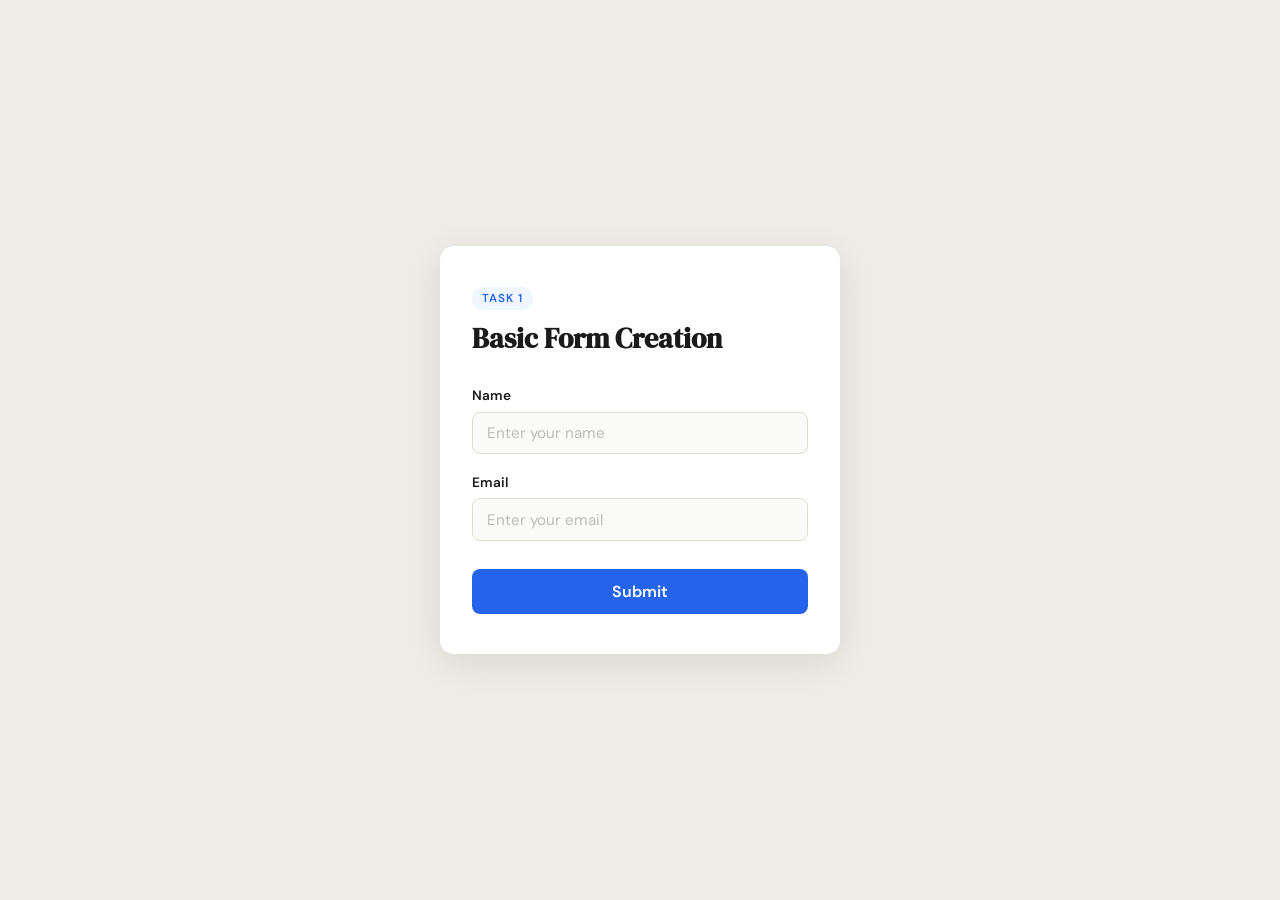
<file: src/main/webapp/Task 1/index.html>
<!DOCTYPE html>
<html lang="en">
<head>
    <meta charset="UTF-8" />
    <meta name="viewport" content="width=device-width, initial-scale=1.0"/>
    <title>Task 1 – Basic Form Creation</title>
    <link rel="stylesheet" href="style.css" />
    <link href="https://fonts.googleapis.com/css2?family=DM+Serif+Display&family=DM+Sans:wght@400;500;600&display=swap" rel="stylesheet"/>
</head>
<body>
<div class="card">
    <div class="card-header">
        <span class="tag">Task 1</span>
        <h1>Basic Form Creation</h1>
    </div>
    <form>
        <div class="field">
            <label for="name">Name</label>
            <input type="text" id="name" name="name" placeholder="Enter your name" required />
        </div>
        <div class="field">
            <label for="email">Email</label>
            <input type="email" id="email" name="email" placeholder="Enter your email" required />
        </div>
        <button type="submit">Submit</button>
    </form>
</div>
</body>
</html>
</file>
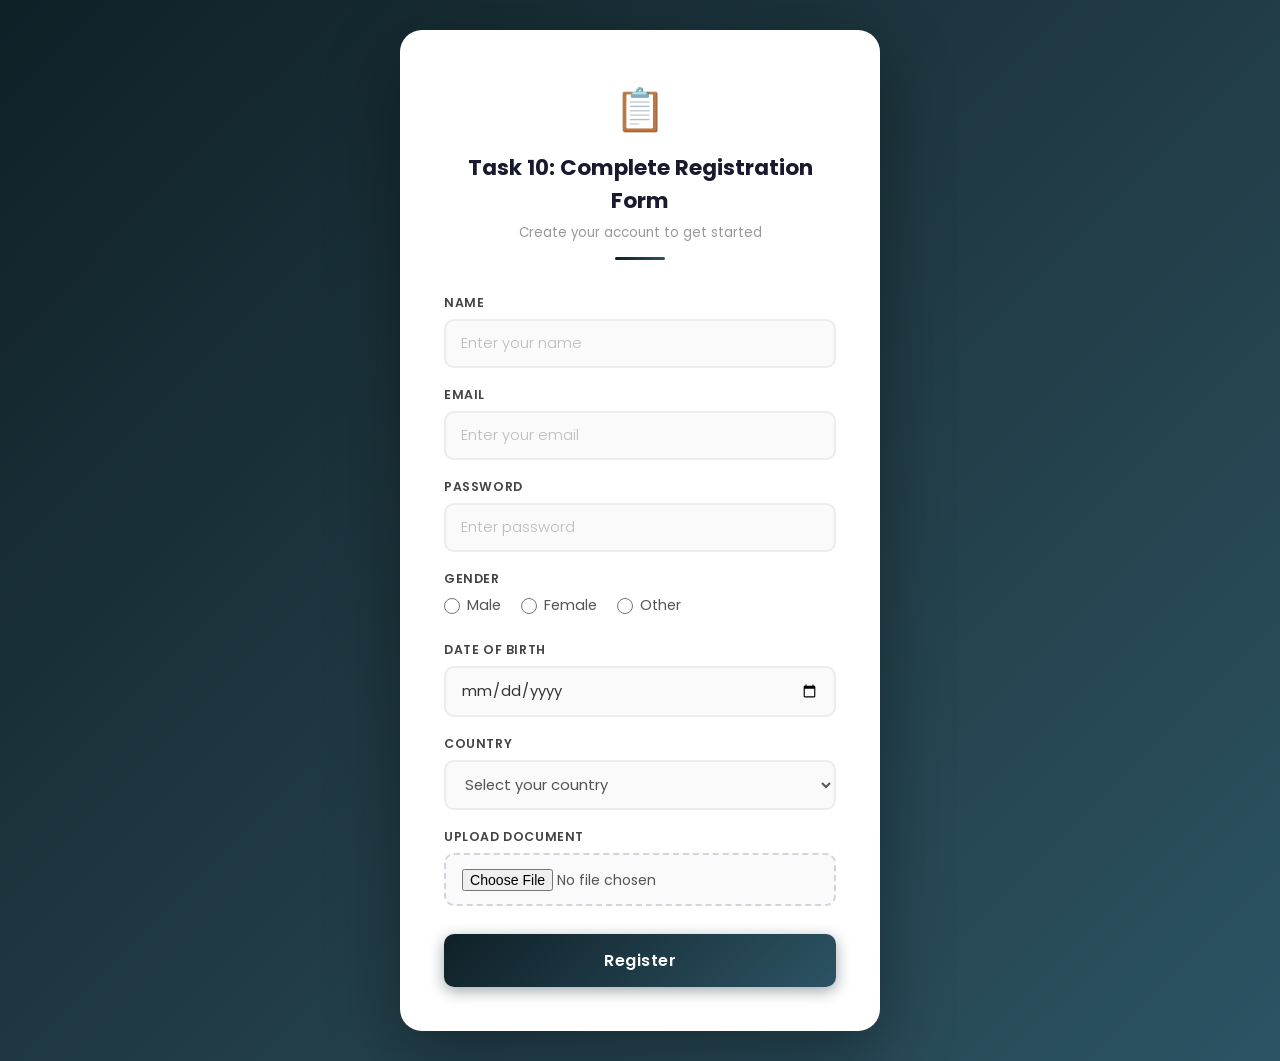
<file: src/main/webapp/Task 10/index.html>
<!DOCTYPE html>
<html lang="en">
<head>
    <meta charset="UTF-8" />
    <meta name="viewport" content="width=device-width, initial-scale=1.0"/>
    <title>Task 10: Complete Registration Form</title>
    <link rel="stylesheet" href="style.css" />
</head>
<body>
<div class="container">
    <div class="card">
        <div class="card-header">
            <div class="logo">📋</div>
            <h1>Task 10: Complete Registration Form</h1>
            <p class="subtitle">Create your account to get started</p>
        </div>

        <form>

            <div class="form-group">
                <label for="name">Name</label>
                <input type="text" id="name" name="name" placeholder="Enter your name" required />
            </div>

            <div class="form-group">
                <label for="email">Email</label>
                <input type="email" id="email" name="email" placeholder="Enter your email" required />
            </div>

            <div class="form-group">
                <label for="password">Password</label>
                <input type="password" id="password" name="password" placeholder="Enter password" required />
            </div>

            <div class="form-group">
                <label class="group-label">Gender</label>
                <div class="radio-row">
                    <label class="radio-label">
                        <input type="radio" name="gender" value="male" /> Male
                    </label>
                    <label class="radio-label">
                        <input type="radio" name="gender" value="female" /> Female
                    </label>
                    <label class="radio-label">
                        <input type="radio" name="gender" value="other" /> Other
                    </label>
                </div>
            </div>

            <div class="form-group">
                <label for="dob">Date of Birth</label>
                <input type="date" id="dob" name="dob" required />
            </div>

            <div class="form-group">
                <label for="country">Country</label>
                <select id="country" name="country" required>
                    <option value="" disabled selected>Select your country</option>
                    <option value="india">India</option>
                    <option value="usa">USA</option>
                    <option value="uk">UK</option>
                    <option value="australia">Australia</option>
                    <option value="canada">Canada</option>
                    <option value="germany">Germany</option>
                </select>
            </div>

            <div class="form-group">
                <label for="document">Upload Document</label>
                <div class="file-wrapper">
                    <input type="file" id="document" name="document" accept=".pdf,.doc,.docx,.jpg,.png" />
                </div>
            </div>

            <button type="submit" class="btn-register">Register</button>

        </form>
    </div>
</div>
</body>
</html>
</file>
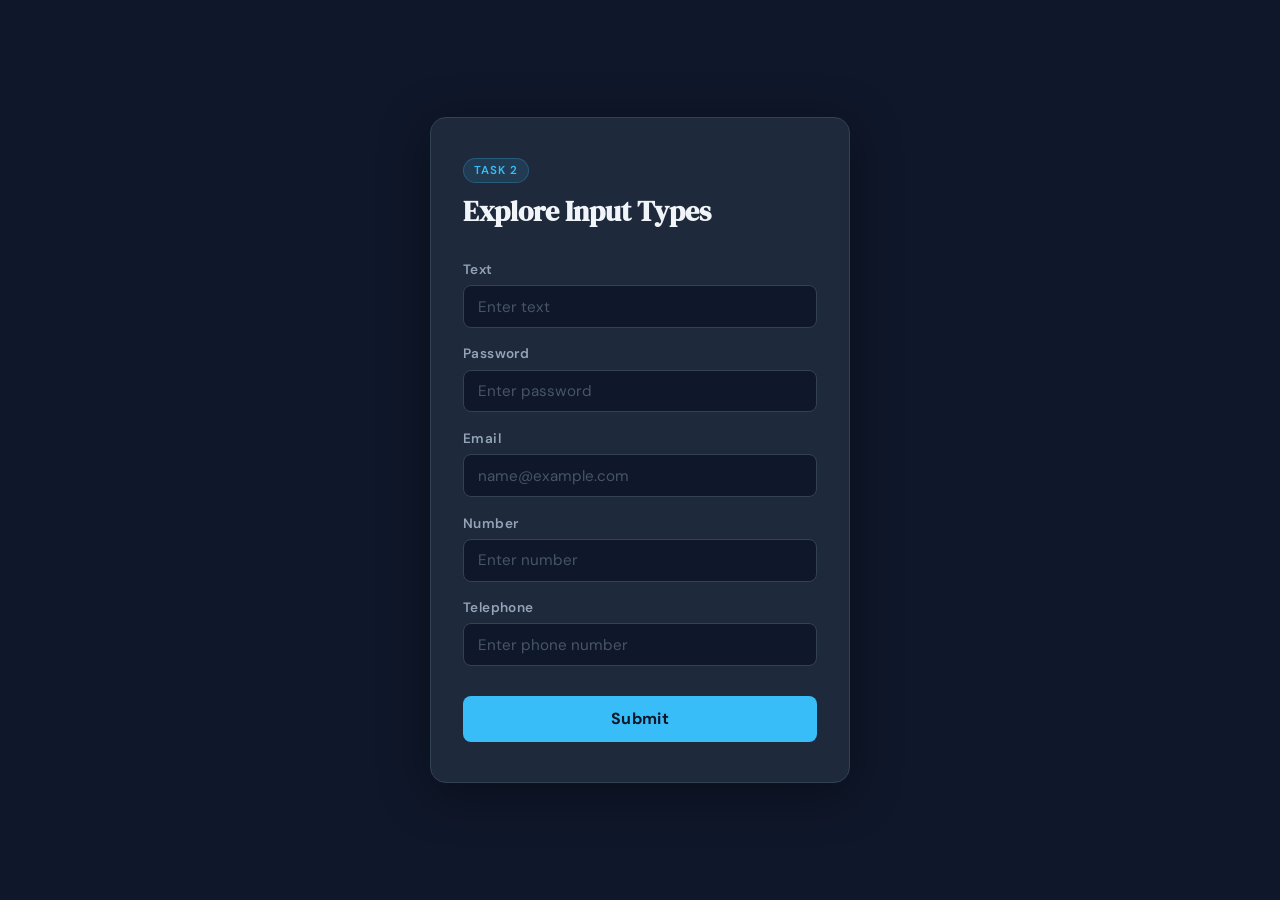
<file: src/main/webapp/Task 2/index.html>
<!DOCTYPE html>
<html lang="en">
<head>
    <meta charset="UTF-8" />
    <meta name="viewport" content="width=device-width, initial-scale=1.0"/>
    <title>Task 2 – Explore Input Types</title>
    <link rel="stylesheet" href="style.css" />
    <link href="https://fonts.googleapis.com/css2?family=DM+Serif+Display&family=DM+Sans:wght@400;500;600&display=swap" rel="stylesheet"/>
</head>
<body>
<div class="card">
    <div class="card-header">
        <span class="tag">Task 2</span>
        <h1>Explore Input Types</h1>
    </div>
    <form>
        <div class="field">
            <label for="t-text">Text</label>
            <input type="text" id="t-text" name="t-text" placeholder="Enter text" />
        </div>
        <div class="field">
            <label for="t-pass">Password</label>
            <input type="password" id="t-pass" name="t-pass" placeholder="Enter password" />
        </div>
        <div class="field">
            <label for="t-email">Email</label>
            <input type="email" id="t-email" name="t-email" placeholder="name@example.com" />
        </div>
        <div class="field">
            <label for="t-num">Number</label>
            <input type="number" id="t-num" name="t-num" placeholder="Enter number" />
        </div>
        <div class="field">
            <label for="t-tel">Telephone</label>
            <input type="tel" id="t-tel" name="t-tel" placeholder="Enter phone number" />
        </div>
        <button type="submit">Submit</button>
    </form>
</div>
</body>
</html>
</file>
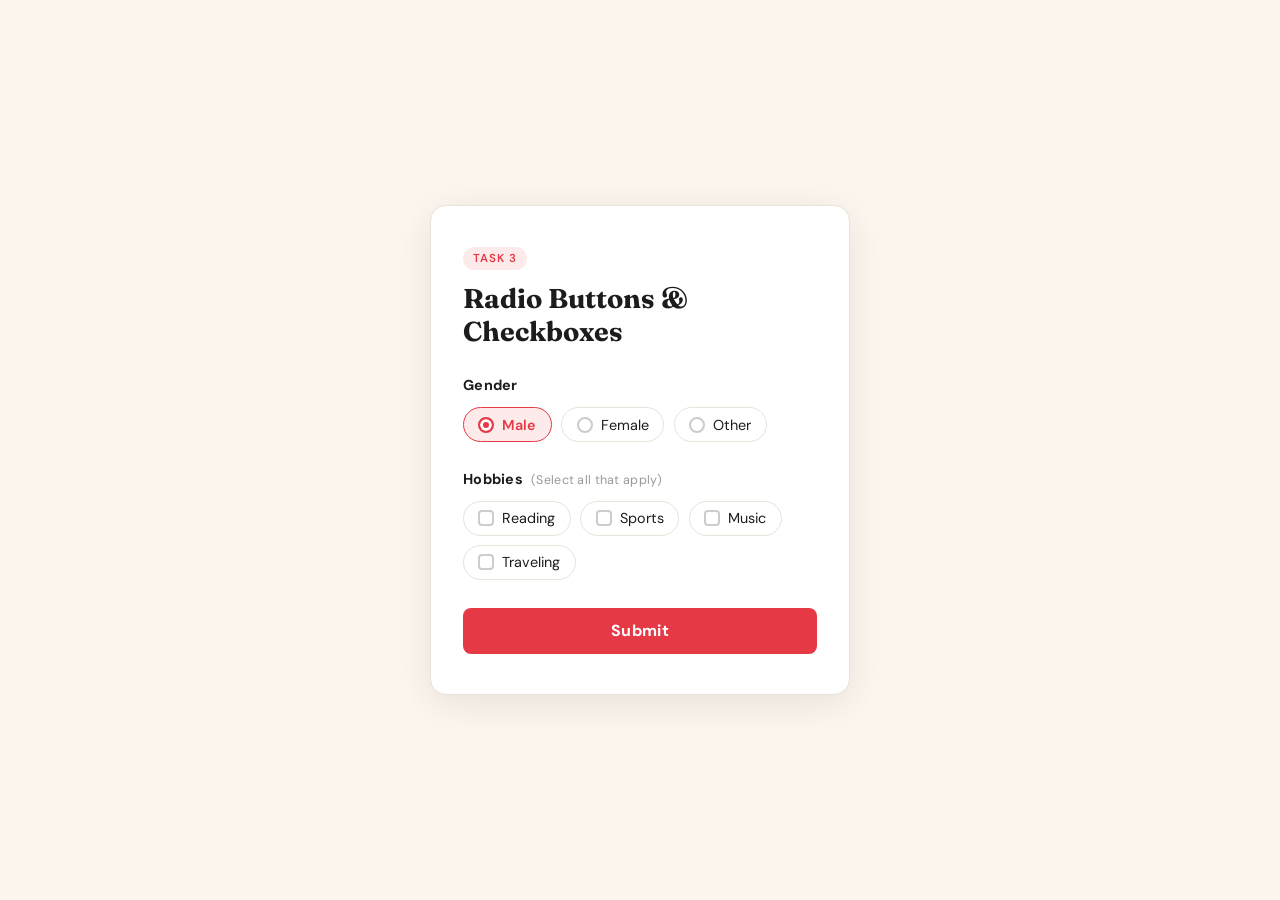
<file: src/main/webapp/Task 3/index.html>
<!DOCTYPE html>
<html lang="en">
<head>
    <meta charset="UTF-8" />
    <meta name="viewport" content="width=device-width, initial-scale=1.0"/>
    <title>Task 3 – Radio Buttons &amp; Checkboxes</title>
    <link rel="stylesheet" href="style.css" />
    <link href="https://fonts.googleapis.com/css2?family=Fraunces:wght@600;700&family=DM+Sans:wght@400;500;600&display=swap" rel="stylesheet"/>
</head>
<body>
<div class="card">
    <div class="card-header">
        <span class="tag">Task 3</span>
        <h1>Radio Buttons &amp; Checkboxes</h1>
    </div>
    <form>
        <fieldset>
            <legend>Gender</legend>
            <div class="radio-group">
                <label class="choice">
                    <input type="radio" name="gender" value="male" checked />
                    <span class="indicator"></span>
                    Male
                </label>
                <label class="choice">
                    <input type="radio" name="gender" value="female" />
                    <span class="indicator"></span>
                    Female
                </label>
                <label class="choice">
                    <input type="radio" name="gender" value="other" />
                    <span class="indicator"></span>
                    Other
                </label>
            </div>
        </fieldset>

        <fieldset>
            <legend>Hobbies <small>(Select all that apply)</small></legend>
            <div class="check-group">
                <label class="choice">
                    <input type="checkbox" name="hobby" value="reading" />
                    <span class="indicator"></span>
                    Reading
                </label>
                <label class="choice">
                    <input type="checkbox" name="hobby" value="sports" />
                    <span class="indicator"></span>
                    Sports
                </label>
                <label class="choice">
                    <input type="checkbox" name="hobby" value="music" />
                    <span class="indicator"></span>
                    Music
                </label>
                <label class="choice">
                    <input type="checkbox" name="hobby" value="traveling" />
                    <span class="indicator"></span>
                    Traveling
                </label>
            </div>
        </fieldset>

        <button type="submit">Submit</button>
    </form>
</div>
</body>
</html>
</file>
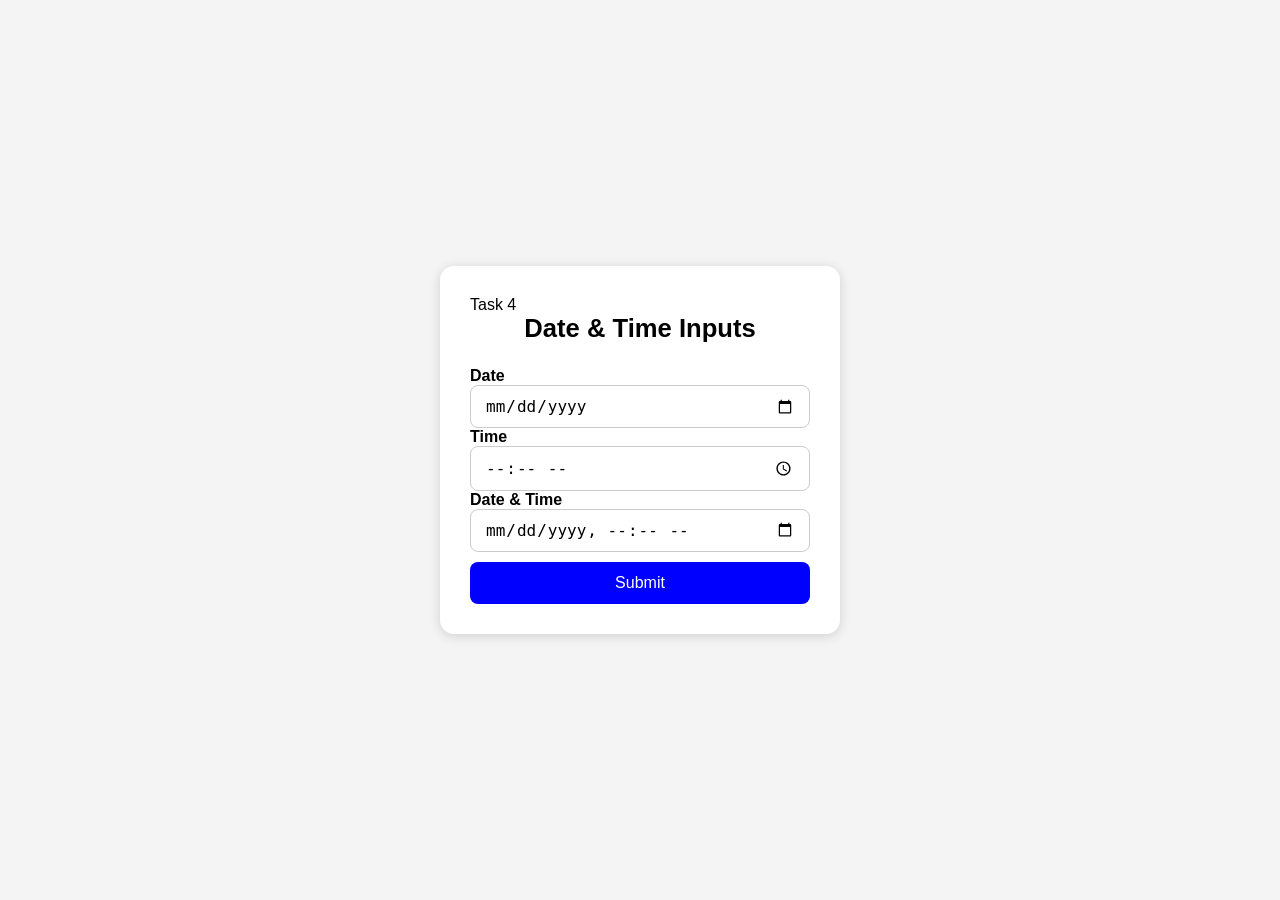
<file: src/main/webapp/Task 4/index.html>
<!DOCTYPE html>
<html lang="en">
<head>
    <meta charset="UTF-8" />
    <meta name="viewport" content="width=device-width, initial-scale=1.0"/>
    <title>Task 4 – Date &amp; Time Inputs</title>
    <link rel="stylesheet" href="style.css" />
    <link href="https://fonts.googleapis.com/css2?family=Space+Mono:wght@400;700&family=DM+Sans:wght@400;500;600&display=swap" rel="stylesheet"/>
</head>
<body>
<div class="card">
    <div class="card-header">
        <span class="tag">Task 4</span>
        <h1>Date &amp; Time Inputs</h1>
    </div>
    <form>
        <div class="field">
            <label for="t-date">Date</label>
            <input type="date" id="t-date" name="t-date" />
        </div>
        <div class="field">
            <label for="t-time">Time</label>
            <input type="time" id="t-time" name="t-time" />
        </div>
        <div class="field">
            <label for="t-dt">Date &amp; Time</label>
            <input type="datetime-local" id="t-dt" name="t-dt" />
        </div>
        <button type="submit">Submit</button>
    </form>
</div>
</body>
</html>
</file>
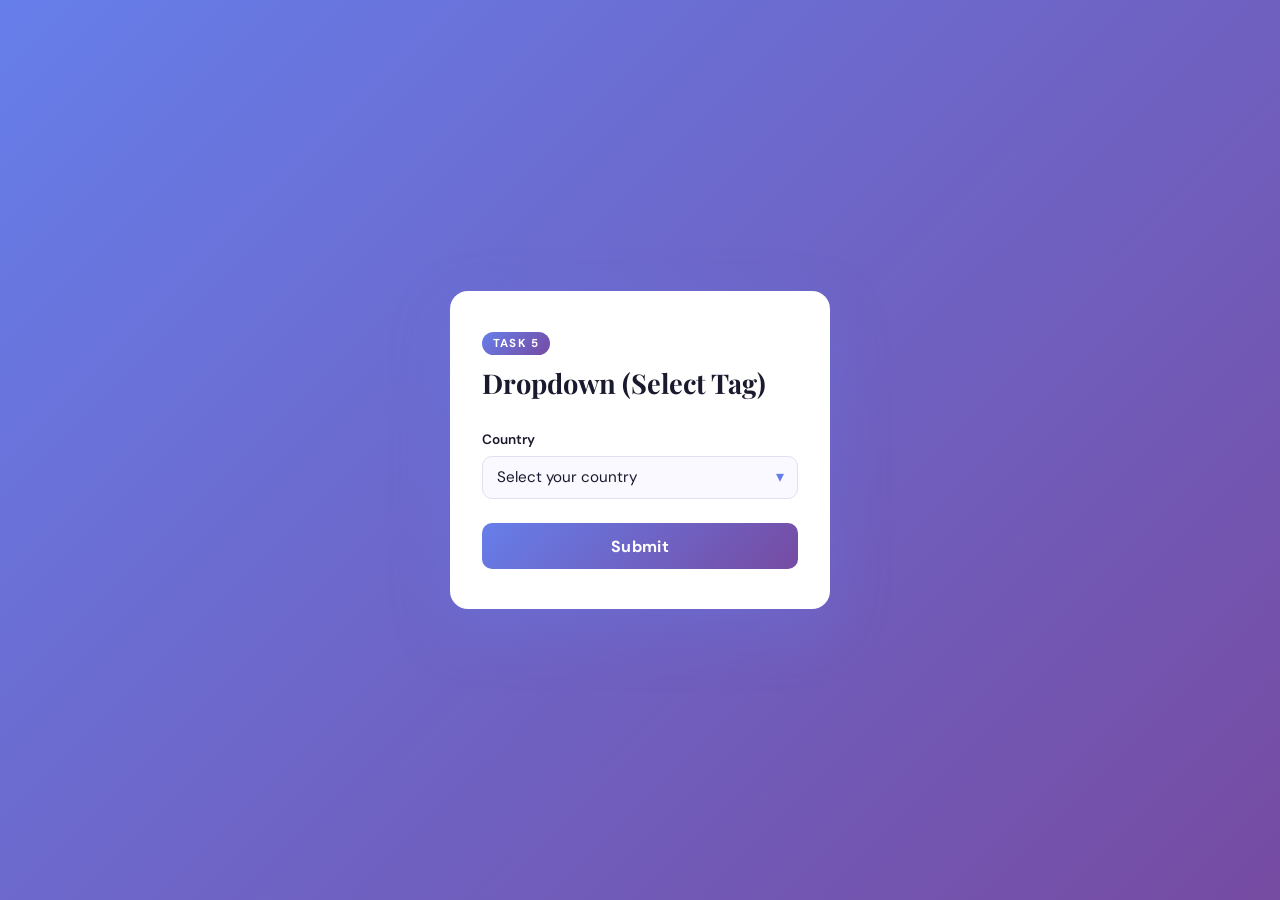
<file: src/main/webapp/Task 5/index.html>
<!DOCTYPE html>
<html lang="en">
<head>
    <meta charset="UTF-8" />
    <meta name="viewport" content="width=device-width, initial-scale=1.0"/>
    <title>Task 5 – Dropdown (Select Tag)</title>
    <link rel="stylesheet" href="style.css" />
    <link href="https://fonts.googleapis.com/css2?family=Playfair+Display:wght@600&family=DM+Sans:wght@400;500;600&display=swap" rel="stylesheet"/>
</head>
<body>
<div class="card">
    <div class="card-header">
        <span class="tag">Task 5</span>
        <h1>Dropdown (Select Tag)</h1>
    </div>
    <form>
        <div class="field">
            <label for="country">Country</label>
            <div class="select-wrap">
                <select id="country" name="country">
                    <option value="" disabled selected>Select your country</option>
                    <option value="india">India</option>
                    <option value="usa">USA</option>
                    <option value="uk">UK</option>
                    <option value="australia">Australia</option>
                </select>
                <span class="arrow">▾</span>
            </div>
        </div>
        <button type="submit">Submit</button>
    </form>
</div>
</body>
</html>
</file>
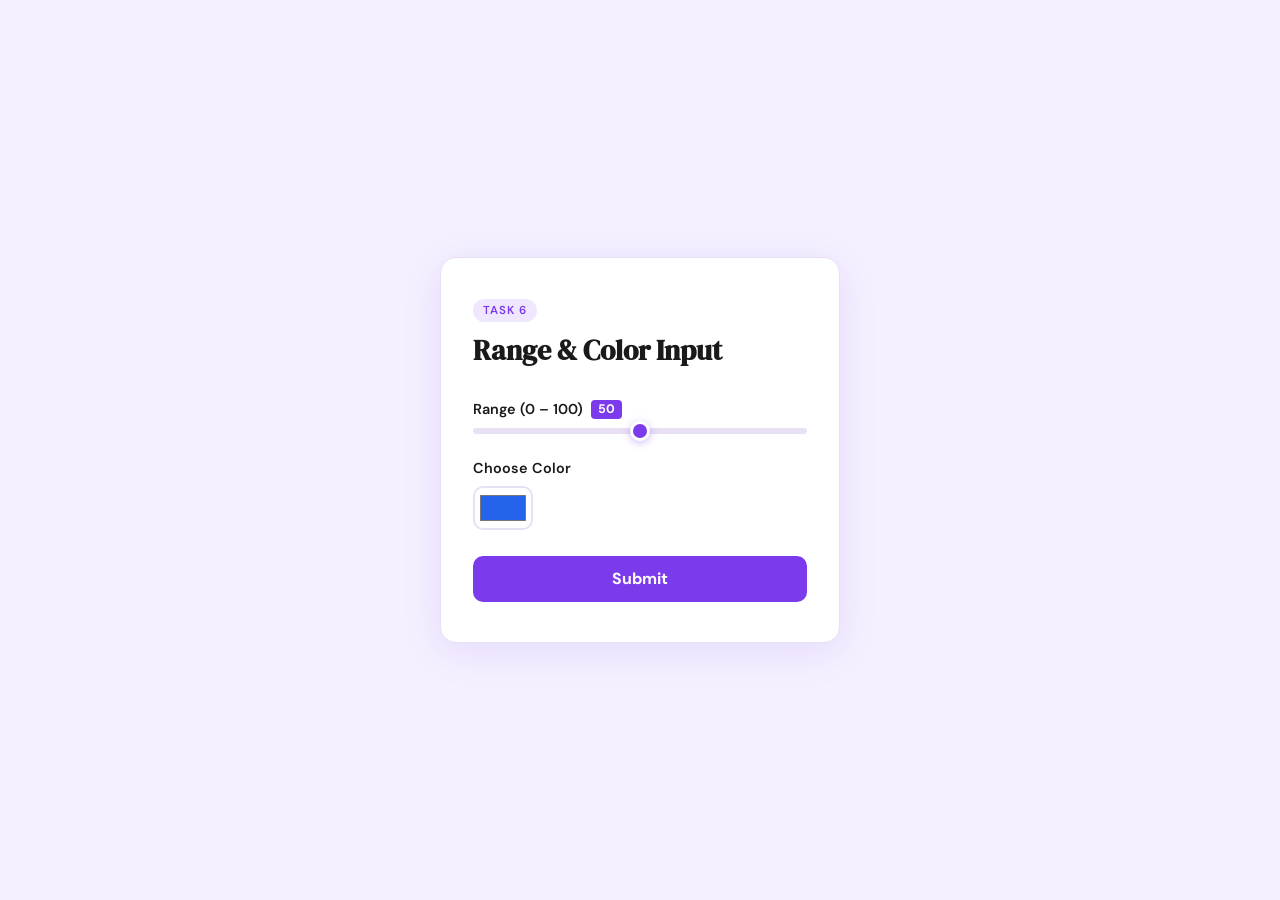
<file: src/main/webapp/Task 6/index.html>
<!DOCTYPE html>
<html lang="en">
<head>
    <meta charset="UTF-8" />
    <meta name="viewport" content="width=device-width, initial-scale=1.0"/>
    <title>Task 6 – Range &amp; Color Input</title>
    <link rel="stylesheet" href="style.css" />
    <link href="https://fonts.googleapis.com/css2?family=DM+Serif+Display&family=DM+Sans:wght@400;500;600&display=swap" rel="stylesheet"/>
</head>
<body>
<div class="card">
    <div class="card-header">
        <span class="tag">Task 6</span>
        <h1>Range &amp; Color Input</h1>
    </div>
    <form>
        <div class="field">
            <label for="range-val">Range (0 – 100) <span id="range-display">50</span></label>
            <input type="range" id="range-val" name="range-val" min="0" max="100" value="50"
                   oninput="document.getElementById('range-display').textContent = this.value" />
        </div>
        <div class="field">
            <label for="color-val">Choose Color</label>
            <input type="color" id="color-val" name="color-val" value="#2563eb" />
        </div>
        <button type="submit">Submit</button>
    </form>
</div>
</body>
</html>
</file>
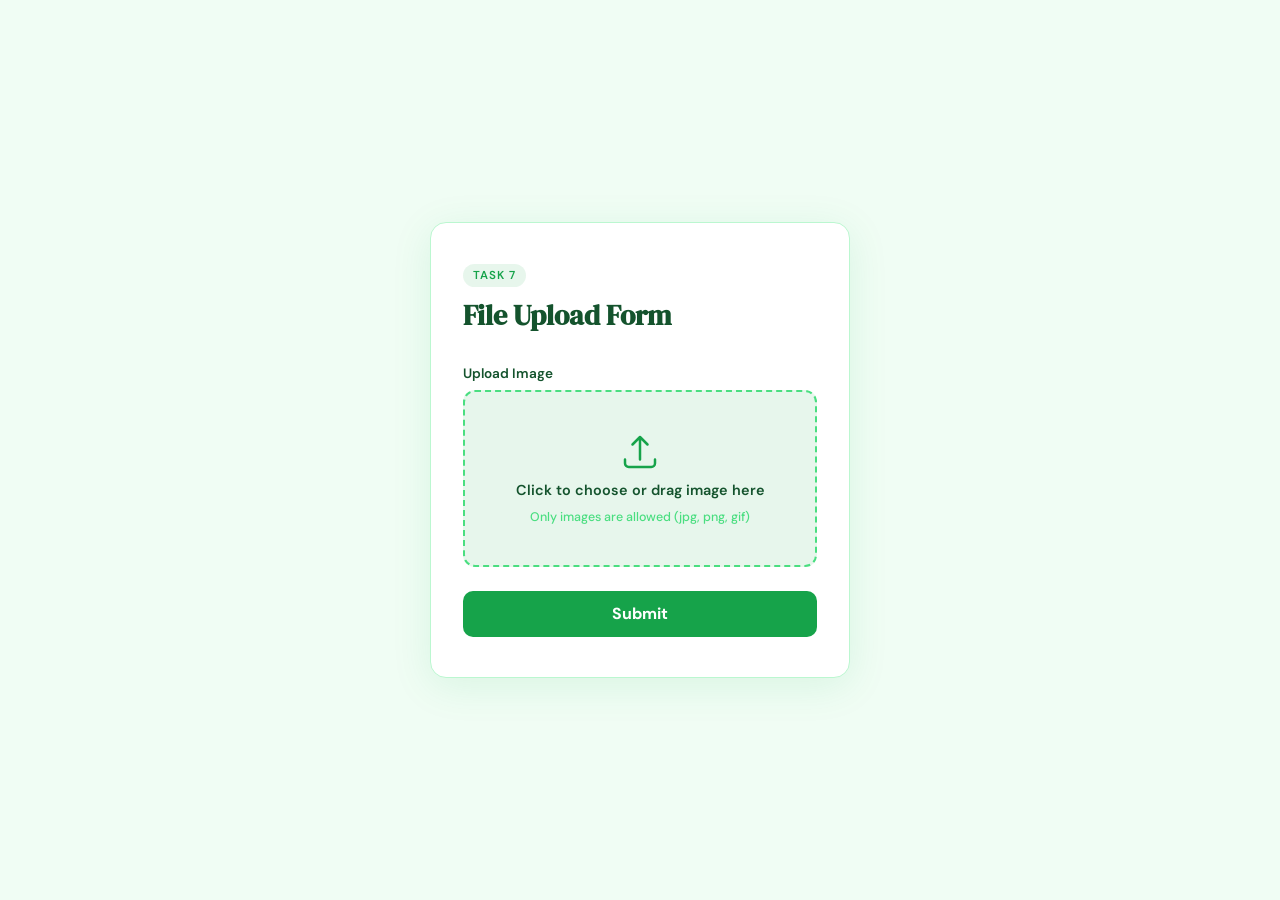
<file: src/main/webapp/Task 7/index.html>
<!DOCTYPE html>
<html lang="en">
<head>
    <meta charset="UTF-8" />
    <meta name="viewport" content="width=device-width, initial-scale=1.0"/>
    <title>Task 7 – File Upload Form</title>
    <link rel="stylesheet" href="style.css" />
    <link href="https://fonts.googleapis.com/css2?family=DM+Serif+Display&family=DM+Sans:wght@400;500;600&display=swap" rel="stylesheet"/>
</head>
<body>
<div class="card">
    <div class="card-header">
        <span class="tag">Task 7</span>
        <h1>File Upload Form</h1>
    </div>
    <form>
        <div class="field">
            <label for="img-upload">Upload Image</label>
            <label for="img-upload" class="drop-zone" id="drop-label">
                <svg xmlns="http://www.w3.org/2000/svg" viewBox="0 0 24 24" fill="none" stroke="currentColor" stroke-width="1.5">
                    <path stroke-linecap="round" stroke-linejoin="round" d="M3 16.5v2.25A2.25 2.25 0 005.25 21h13.5A2.25 2.25 0 0021 18.75V16.5m-13.5-9L12 3m0 0l4.5 4.5M12 3v13.5"/>
                </svg>
                <span id="file-name">Click to choose or drag image here</span>
                <small>Only images are allowed (jpg, png, gif)</small>
            </label>
            <input type="file" id="img-upload" name="img-upload"
                   accept="image/jpg,image/jpeg,image/png,image/gif"
                   onchange="document.getElementById('file-name').textContent = this.files[0]?.name || 'Click to choose or drag image here'" />
        </div>
        <button type="submit">Submit</button>
    </form>
</div>
</body>
</html>
</file>
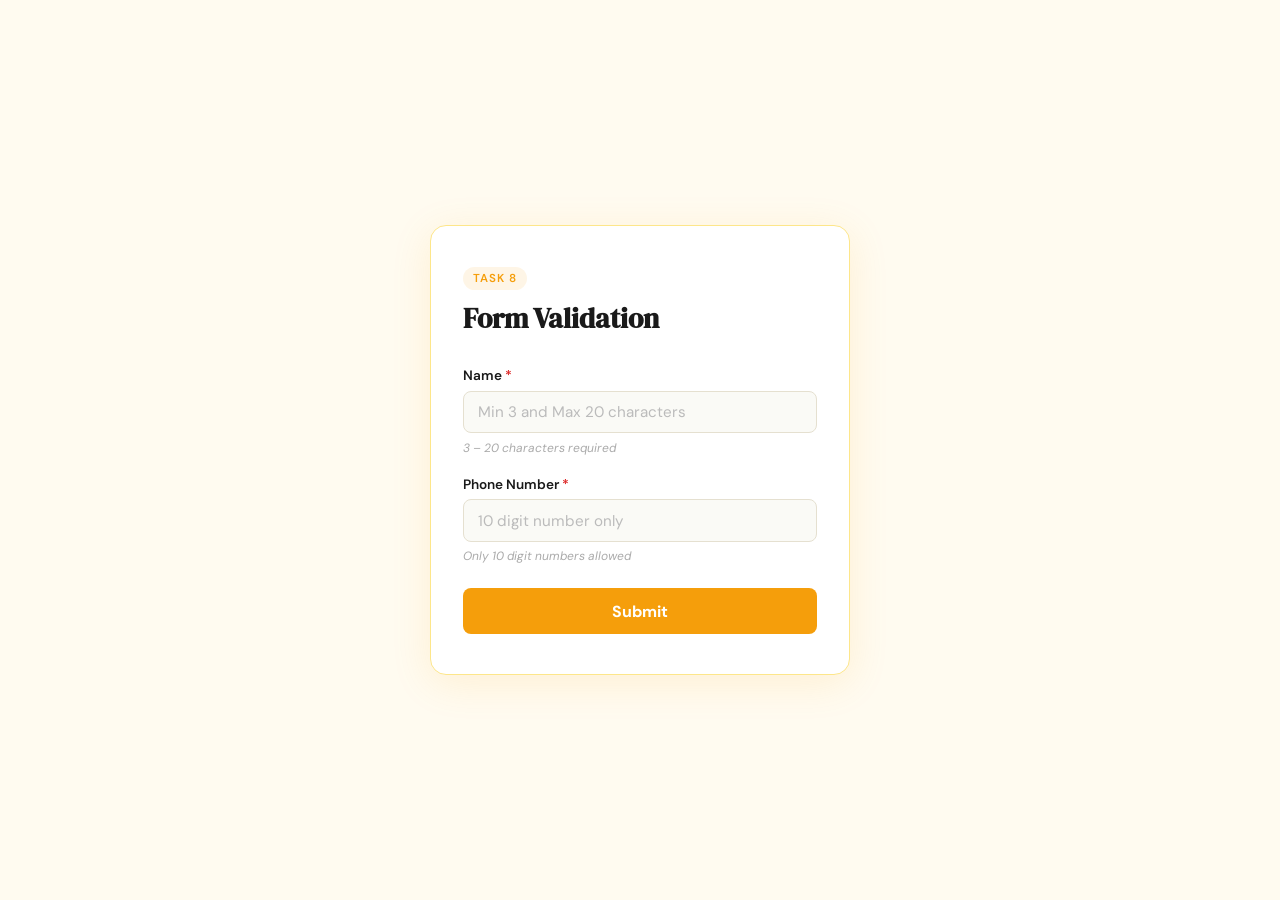
<file: src/main/webapp/Task 8/index.html>
<!DOCTYPE html>
<html lang="en">
<head>
    <meta charset="UTF-8" />
    <meta name="viewport" content="width=device-width, initial-scale=1.0"/>
    <title>Task 8 – Form Validation</title>
    <link rel="stylesheet" href="style.css" />
    <link href="https://fonts.googleapis.com/css2?family=DM+Serif+Display&family=DM+Sans:wght@400;500;600&display=swap" rel="stylesheet"/>
</head>
<body>
<div class="card">
    <div class="card-header">
        <span class="tag">Task 8</span>
        <h1>Form Validation</h1>
    </div>
    <form novalidate id="val-form">
        <div class="field">
            <label for="v-name">Name <span class="req">*</span></label>
            <input type="text" id="v-name" name="v-name"
                   placeholder="Min 3 and Max 20 characters"
                   minlength="3" maxlength="20" required />
            <span class="hint">3 – 20 characters required</span>
        </div>
        <div class="field">
            <label for="v-phone">Phone Number <span class="req">*</span></label>
            <input type="tel" id="v-phone" name="v-phone"
                   placeholder="10 digit number only"
                   pattern="[0-9]{10}" required />
            <span class="hint">Only 10 digit numbers allowed</span>
        </div>
        <button type="submit">Submit</button>
    </form>
</div>

<script>
    const form = document.getElementById('val-form');
    form.addEventListener('submit', e => {
        e.preventDefault();
        let valid = true;
        form.querySelectorAll('input').forEach(inp => {
            inp.classList.remove('error','ok');
            if (!inp.validity.valid) { inp.classList.add('error'); valid = false; }
            else inp.classList.add('ok');
        });
        if (valid) alert('Form submitted successfully!');
    });
    form.querySelectorAll('input').forEach(inp => {
        inp.addEventListener('input', () => {
            inp.classList.remove('error','ok');
            if (inp.value) inp.classList.add(inp.validity.valid ? 'ok' : 'error');
        });
    });
</script>
</body>
</html>
</file>
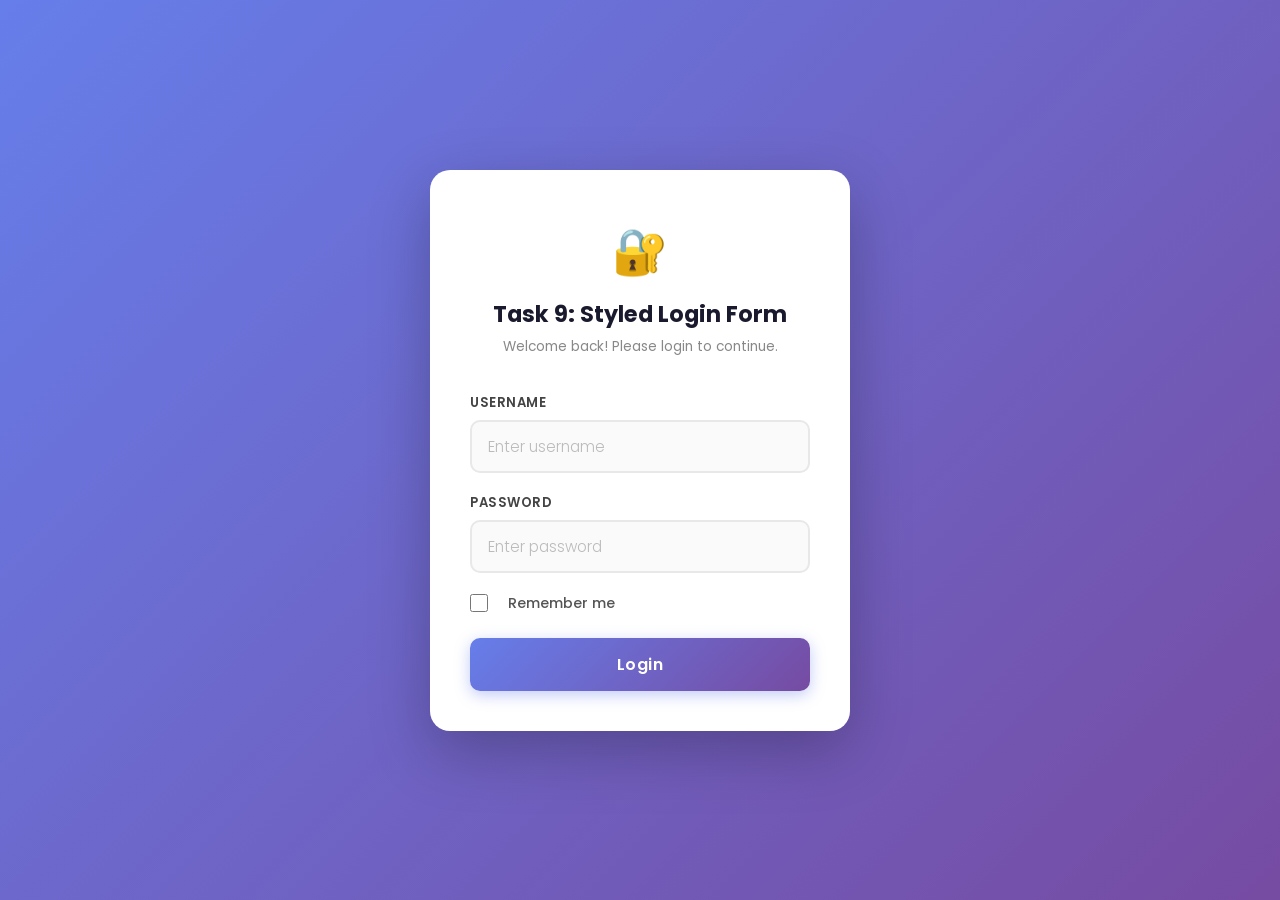
<file: src/main/webapp/Task 9/index.html>
<!DOCTYPE html>
<html lang="en">
<head>
    <meta charset="UTF-8" />
    <meta name="viewport" content="width=device-width, initial-scale=1.0"/>
    <title>Task 9: Styled Login Form</title>
    <link rel="stylesheet" href="style.css" />
</head>
<body>
<div class="container">
    <div class="card">
        <div class="card-header">
            <div class="logo">🔐</div>
            <h1>Task 9: Styled Login Form</h1>
            <p class="subtitle">Welcome back! Please login to continue.</p>
        </div>

        <form>
            <div class="form-group">
                <label for="username">Username</label>
                <input type="text" id="username" name="username" placeholder="Enter username" required />
            </div>

            <div class="form-group">
                <label for="password">Password</label>
                <input type="password" id="password" name="password" placeholder="Enter password" required />
            </div>

            <div class="form-group checkbox-group">
                <label class="checkbox-label">
                    <input type="checkbox" id="remember" name="remember" />
                    <span class="checkmark"></span>
                    Remember me
                </label>
            </div>

            <button type="submit" class="btn-login">Login</button>
        </form>
    </div>
</div>
</body>
</html>
</file>
<file: src/main/webapp/Task 1/style.css>
*, *::before, *::after { box-sizing: border-box; margin: 0; padding: 0; }

:root {
    --bg: #f0ede8;
    --card: #ffffff;
    --ink: #1a1a1a;
    --muted: #888;
    --accent: #2563eb;
    --accent-dark: #1d4ed8;
    --radius: 14px;
    --shadow: 0 8px 40px rgba(0,0,0,.10);
}

body {
    min-height: 100vh;
    display: flex;
    align-items: center;
    justify-content: center;
    background: var(--bg);
    font-family: 'DM Sans', sans-serif;
    padding: 2rem;
}

.card {
    background: var(--card);
    border-radius: var(--radius);
    box-shadow: var(--shadow);
    padding: 2.5rem 2rem;
    width: 100%;
    max-width: 400px;
    animation: rise .5s ease both;
}

@keyframes rise {
    from { opacity: 0; transform: translateY(20px); }
    to   { opacity: 1; transform: translateY(0); }
}

.card-header { margin-bottom: 2rem; }

.tag {
    display: inline-block;
    background: #eff6ff;
    color: var(--accent);
    font-size: .72rem;
    font-weight: 600;
    letter-spacing: .08em;
    text-transform: uppercase;
    padding: .25rem .65rem;
    border-radius: 99px;
    margin-bottom: .75rem;
}

h1 {
    font-family: 'DM Serif Display', serif;
    font-size: 1.75rem;
    color: var(--ink);
    line-height: 1.2;
}

.field {
    display: flex;
    flex-direction: column;
    gap: .45rem;
    margin-bottom: 1.25rem;
}

label {
    font-size: .85rem;
    font-weight: 600;
    color: var(--ink);
}

input {
    width: 100%;
    padding: .65rem .9rem;
    border: 1.5px solid #e0dbd3;
    border-radius: 8px;
    font-family: 'DM Sans', sans-serif;
    font-size: .95rem;
    color: var(--ink);
    background: #fafaf9;
    transition: border-color .2s, box-shadow .2s;
    outline: none;
}

input:focus {
    border-color: var(--accent);
    box-shadow: 0 0 0 3px rgba(37,99,235,.12);
    background: #fff;
}

input::placeholder { color: #bbb; }

button[type="submit"] {
    width: 100%;
    padding: .75rem;
    margin-top: .5rem;
    background: var(--accent);
    color: #fff;
    border: none;
    border-radius: 8px;
    font-family: 'DM Sans', sans-serif;
    font-size: 1rem;
    font-weight: 600;
    cursor: pointer;
    transition: background .2s, transform .1s;
}

button[type="submit"]:hover  { background: var(--accent-dark); }
button[type="submit"]:active { transform: scale(.98); }
</file>
<file: src/main/webapp/Task 10/style.css>
@import url('https://fonts.googleapis.com/css2?family=Poppins:wght@300;400;500;600;700&display=swap');

* {
    box-sizing: border-box;
    margin: 0;
    padding: 0;
}

body {
    min-height: 100vh;
    display: flex;
    align-items: center;
    justify-content: center;
    background: linear-gradient(135deg, #0f2027, #203a43, #2c5364);
    font-family: 'Poppins', sans-serif;
    padding: 30px 16px;
}

.container {
    width: 100%;
    display: flex;
    justify-content: center;
}

.card {
    background: #ffffff;
    border-radius: 22px;
    box-shadow: 0 25px 70px rgba(0, 0, 0, 0.35);
    padding: 48px 44px 44px;
    width: 100%;
    max-width: 480px;
    animation: fadeIn 0.5s ease;
}

@keyframes fadeIn {
    from { opacity: 0; transform: translateY(25px); }
    to   { opacity: 1; transform: translateY(0); }
}

.card-header {
    text-align: center;
    margin-bottom: 34px;
}

.logo {
    font-size: 2.6rem;
    margin-bottom: 10px;
}

h1 {
    font-size: 1.35rem;
    font-weight: 700;
    color: #1a1a2e;
    margin-bottom: 6px;
}

.subtitle {
    font-size: 0.83rem;
    color: #999;
    font-weight: 400;
}

.card-header::after {
    content: '';
    display: block;
    width: 50px;
    height: 3px;
    background: linear-gradient(90deg, #0f2027, #2c5364);
    border-radius: 99px;
    margin: 14px auto 0;
}

.form-group {
    margin-bottom: 18px;
}

label,
.group-label {
    display: block;
    font-size: 0.78rem;
    font-weight: 600;
    color: #444;
    margin-bottom: 7px;
    text-transform: uppercase;
    letter-spacing: 0.6px;
}

input[type="text"],
input[type="email"],
input[type="password"],
input[type="date"],
select {
    width: 100%;
    padding: 12px 15px;
    border: 2px solid #ececec;
    border-radius: 10px;
    font-size: 0.92rem;
    font-family: 'Poppins', sans-serif;
    color: #333;
    outline: none;
    background: #fafafa;
    transition: border-color 0.25s, box-shadow 0.25s, background 0.2s;
}

input[type="text"]:focus,
input[type="email"]:focus,
input[type="password"]:focus,
input[type="date"]:focus,
select:focus {
    border-color: #2c5364;
    box-shadow: 0 0 0 4px rgba(44, 83, 100, 0.12);
    background: #fff;
}

input::placeholder {
    color: #bbb;
    font-weight: 300;
}

select {
    cursor: pointer;
    color: #555;
    appearance: auto;
}

.radio-row {
    display: flex;
    gap: 20px;
    flex-wrap: wrap;
}

.radio-label {
    display: flex;
    align-items: center;
    gap: 7px;
    font-size: 0.9rem;
    font-weight: 400;
    color: #555;
    cursor: pointer;
    text-transform: none;
    letter-spacing: 0;
}

.radio-label input[type="radio"] {
    width: 16px;
    height: 16px;
    accent-color: #2c5364;
    cursor: pointer;
}

.file-wrapper {
    border: 2px dashed #d0d5dd;
    border-radius: 10px;
    padding: 12px 16px;
    background: #fafafa;
    transition: border-color 0.2s;
}

.file-wrapper:hover {
    border-color: #2c5364;
}

input[type="file"] {
    width: 100%;
    font-size: 0.88rem;
    color: #555;
    font-family: 'Poppins', sans-serif;
    cursor: pointer;
}

.btn-register {
    width: 100%;
    padding: 14px;
    background: linear-gradient(135deg, #0f2027, #2c5364);
    color: #fff;
    border: none;
    border-radius: 10px;
    font-size: 1rem;
    font-family: 'Poppins', sans-serif;
    font-weight: 600;
    letter-spacing: 0.5px;
    cursor: pointer;
    margin-top: 10px;
    transition: opacity 0.2s, transform 0.15s, box-shadow 0.2s;
    box-shadow: 0 4px 15px rgba(15, 32, 39, 0.4);
}

.btn-register:hover {
    opacity: 0.9;
    transform: translateY(-1px);
    box-shadow: 0 8px 22px rgba(15, 32, 39, 0.45);
}

.btn-register:active {
    transform: translateY(0);
}
</file>
<file: src/main/webapp/Task 2/style.css>
*, *::before, *::after { box-sizing: border-box; margin: 0; padding: 0; }

:root {
    --bg: #0f172a;
    --card: #1e293b;
    --ink: #f1f5f9;
    --muted: #94a3b8;
    --accent: #38bdf8;
    --accent-glow: rgba(56,189,248,.18);
    --border: #334155;
    --radius: 16px;
    --shadow: 0 10px 50px rgba(0,0,0,.4);
}

body {
    min-height: 100vh;
    display: flex;
    align-items: center;
    justify-content: center;
    background: var(--bg);
    font-family: 'DM Sans', sans-serif;
    padding: 2rem;
}

.card {
    background: var(--card);
    border-radius: var(--radius);
    box-shadow: var(--shadow);
    border: 1px solid var(--border);
    padding: 2.5rem 2rem;
    width: 100%;
    max-width: 420px;
    animation: rise .55s ease both;
}

@keyframes rise {
    from { opacity: 0; transform: translateY(22px); }
    to   { opacity: 1; transform: translateY(0); }
}

.card-header { margin-bottom: 2rem; }

.tag {
    display: inline-block;
    background: rgba(56,189,248,.12);
    color: var(--accent);
    font-size: .72rem;
    font-weight: 600;
    letter-spacing: .08em;
    text-transform: uppercase;
    padding: .25rem .65rem;
    border-radius: 99px;
    margin-bottom: .75rem;
    border: 1px solid rgba(56,189,248,.25);
}

h1 {
    font-family: 'DM Serif Display', serif;
    font-size: 1.75rem;
    color: var(--ink);
    line-height: 1.2;
}

.field {
    display: flex;
    flex-direction: column;
    gap: .45rem;
    margin-bottom: 1.1rem;
}

label {
    font-size: .85rem;
    font-weight: 600;
    color: var(--muted);
    letter-spacing: .03em;
}

input {
    width: 100%;
    padding: .65rem .9rem;
    border: 1.5px solid var(--border);
    border-radius: 8px;
    font-family: 'DM Sans', sans-serif;
    font-size: .95rem;
    color: var(--ink);
    background: #0f172a;
    transition: border-color .2s, box-shadow .2s;
    outline: none;
}

input:focus {
    border-color: var(--accent);
    box-shadow: 0 0 0 3px var(--accent-glow);
}

input::placeholder { color: #475569; }

button[type="submit"] {
    width: 100%;
    padding: .78rem;
    margin-top: .75rem;
    background: var(--accent);
    color: #0f172a;
    border: none;
    border-radius: 8px;
    font-family: 'DM Sans', sans-serif;
    font-size: 1rem;
    font-weight: 700;
    cursor: pointer;
    transition: opacity .2s, transform .1s;
    letter-spacing: .02em;
}

button[type="submit"]:hover  { opacity: .88; }
button[type="submit"]:active { transform: scale(.97); }
</file>
<file: src/main/webapp/Task 3/style.css>
*, *::before, *::after { box-sizing: border-box; margin: 0; padding: 0; }

:root {
    --bg: #fdf6ee;
    --card: #fff;
    --ink: #1c1c1c;
    --accent: #e63946;
    --accent-light: rgba(230,57,70,.1);
    --border: #e8e2d8;
    --radius: 16px;
    --shadow: 0 8px 40px rgba(0,0,0,.09);
}

body {
    min-height: 100vh;
    display: flex;
    align-items: center;
    justify-content: center;
    background: var(--bg);
    font-family: 'DM Sans', sans-serif;
    padding: 2rem;
}

.card {
    background: var(--card);
    border-radius: var(--radius);
    box-shadow: var(--shadow);
    border: 1px solid var(--border);
    padding: 2.5rem 2rem;
    width: 100%;
    max-width: 420px;
    animation: rise .5s ease both;
}

@keyframes rise {
    from { opacity: 0; transform: translateY(18px); }
    to   { opacity: 1; transform: translateY(0); }
}

.card-header { margin-bottom: 1.75rem; }

.tag {
    display: inline-block;
    background: var(--accent-light);
    color: var(--accent);
    font-size: .72rem;
    font-weight: 600;
    letter-spacing: .08em;
    text-transform: uppercase;
    padding: .25rem .65rem;
    border-radius: 99px;
    margin-bottom: .75rem;
}

h1 {
    font-family: 'Fraunces', serif;
    font-size: 1.7rem;
    color: var(--ink);
    line-height: 1.2;
}

fieldset {
    border: none;
    margin-bottom: 1.75rem;
}

legend {
    font-size: .9rem;
    font-weight: 700;
    color: var(--ink);
    margin-bottom: .85rem;
    letter-spacing: .02em;
}

legend small {
    font-weight: 400;
    color: #999;
    font-size: .78rem;
    margin-left: .3rem;
}

.radio-group, .check-group {
    display: flex;
    flex-wrap: wrap;
    gap: .6rem;
}

.choice {
    display: inline-flex;
    align-items: center;
    gap: .5rem;
    padding: .45rem .9rem;
    border: 1.5px solid var(--border);
    border-radius: 99px;
    cursor: pointer;
    font-size: .9rem;
    color: var(--ink);
    transition: border-color .18s, background .18s;
    user-select: none;
}

.choice:hover {
    border-color: var(--accent);
    background: var(--accent-light);
}

.choice input { position: absolute; opacity: 0; width: 0; height: 0; }

.indicator {
    width: 16px; height: 16px;
    border: 2px solid #ccc;
    border-radius: 50%;
    transition: border-color .18s, background .18s;
    flex-shrink: 0;
}

.choice input[type="radio"]:checked ~ .indicator {
    border-color: var(--accent);
    background: var(--accent);
    box-shadow: inset 0 0 0 3px #fff;
}

.choice input[type="checkbox"] ~ .indicator { border-radius: 4px; }
.choice input[type="checkbox"]:checked ~ .indicator {
    border-color: var(--accent);
    background: var(--accent);
    background-image: url("data:image/svg+xml,%3Csvg viewBox='0 0 10 8' xmlns='http://www.w3.org/2000/svg'%3E%3Cpath d='M1 4l3 3 5-6' stroke='%23fff' stroke-width='1.5' fill='none' stroke-linecap='round' stroke-linejoin='round'/%3E%3C/svg%3E");
    background-repeat: no-repeat;
    background-position: center;
    background-size: 65%;
}

.choice:has(input:checked) {
    border-color: var(--accent);
    background: var(--accent-light);
    color: var(--accent);
    font-weight: 600;
}

button[type="submit"] {
    width: 100%;
    padding: .78rem;
    background: var(--accent);
    color: #fff;
    border: none;
    border-radius: 8px;
    font-family: 'DM Sans', sans-serif;
    font-size: 1rem;
    font-weight: 700;
    cursor: pointer;
    transition: opacity .2s, transform .1s;
    letter-spacing: .02em;
}

button[type="submit"]:hover  { opacity: .88; }
button[type="submit"]:active { transform: scale(.97); }
</file>
<file: src/main/webapp/Task 4/style.css>
* {
    box-sizing: border-box;
    margin: 0;
    padding: 0;
}

body {
    font-family: Arial, sans-serif;
    background: #f4f4f4;
    min-height: 100vh;
    display: flex;
    align-items: center;
    justify-content: center;
}

.card {
    width: 400px;
    background: white;
    padding: 30px;
    border-radius: 14px;
    box-shadow: 0 2px 12px rgba(0, 0, 0, 0.15);
}

h1 {
    text-align: center;
    margin-bottom: 24px;
    font-size: 1.6rem;
}

.form-group {
    display: flex;
    flex-direction: column;
    margin-bottom: 16px;
}

label {
    font-weight: bold;
    margin-bottom: 6px;
}

input[type="date"],
input[type="time"],
input[type="datetime-local"] {
    padding: 10px 14px;
    border: 1px solid #ccc;
    border-radius: 8px;
    font-size: 1rem;
    width: 100%;
    outline: none;
    transition: border-color 0.2s;
}

input:focus {
    border-color: blue;
}

button {
    margin-top: 10px;
    padding: 12px;
    width: 100%;
    background: blue;
    color: white;
    border: none;
    border-radius: 8px;
    font-size: 1rem;
    cursor: pointer;
    transition: background 0.2s;
}

button:hover {
    background: darkblue;
}
</file>
<file: src/main/webapp/Task 5/style.css>
*, *::before, *::after { box-sizing: border-box; margin: 0; padding: 0; }

:root {
    --bg: linear-gradient(135deg, #667eea 0%, #764ba2 100%);
    --card: #ffffff;
    --ink: #1a1a2e;
    --muted: #666;
    --accent: #667eea;
    --accent-dark: #5a6fd6;
    --border: #e0e0f0;
    --radius: 18px;
    --shadow: 0 20px 60px rgba(102,126,234,.3);
}

body {
    min-height: 100vh;
    display: flex;
    align-items: center;
    justify-content: center;
    background: var(--bg);
    font-family: 'DM Sans', sans-serif;
    padding: 2rem;
}

.card {
    background: var(--card);
    border-radius: var(--radius);
    box-shadow: var(--shadow);
    padding: 2.5rem 2rem;
    width: 100%;
    max-width: 380px;
    animation: rise .5s ease both;
}

@keyframes rise {
    from { opacity: 0; transform: translateY(24px); }
    to   { opacity: 1; transform: translateY(0); }
}

.card-header { margin-bottom: 2rem; }

.tag {
    display: inline-block;
    background: linear-gradient(135deg, #667eea, #764ba2);
    color: #fff;
    font-size: .72rem;
    font-weight: 700;
    letter-spacing: .1em;
    text-transform: uppercase;
    padding: .25rem .7rem;
    border-radius: 99px;
    margin-bottom: .75rem;
}

h1 {
    font-family: 'Playfair Display', serif;
    font-size: 1.7rem;
    color: var(--ink);
    line-height: 1.2;
}

.field {
    display: flex;
    flex-direction: column;
    gap: .45rem;
    margin-bottom: 1.5rem;
}

label {
    font-size: .85rem;
    font-weight: 600;
    color: var(--ink);
}

.select-wrap {
    position: relative;
}

select {
    width: 100%;
    padding: .68rem .9rem;
    border: 1.5px solid var(--border);
    border-radius: 10px;
    font-family: 'DM Sans', sans-serif;
    font-size: .95rem;
    color: var(--ink);
    background: #f9f9ff;
    appearance: none;
    -webkit-appearance: none;
    cursor: pointer;
    outline: none;
    transition: border-color .2s, box-shadow .2s;
}

select:focus {
    border-color: var(--accent);
    box-shadow: 0 0 0 3px rgba(102,126,234,.15);
    background: #fff;
}

.arrow {
    position: absolute;
    right: .9rem;
    top: 50%;
    transform: translateY(-50%);
    pointer-events: none;
    color: var(--accent);
    font-size: 1rem;
    line-height: 1;
}

button[type="submit"] {
    width: 100%;
    padding: .78rem;
    background: linear-gradient(135deg, #667eea, #764ba2);
    color: #fff;
    border: none;
    border-radius: 10px;
    font-family: 'DM Sans', sans-serif;
    font-size: 1rem;
    font-weight: 700;
    cursor: pointer;
    transition: opacity .2s, transform .1s;
    letter-spacing: .03em;
}

button[type="submit"]:hover  { opacity: .88; }
button[type="submit"]:active { transform: scale(.97); }
</file>
<file: src/main/webapp/Task 6/style.css>
*, *::before, *::after { box-sizing: border-box; margin: 0; padding: 0; }

:root {
    --bg: #f5f0ff;
    --card: #fff;
    --ink: #1a1a1a;
    --muted: #888;
    --accent: #7c3aed;
    --accent-light: rgba(124,58,237,.12);
    --border: #e8e0f5;
    --radius: 16px;
    --shadow: 0 8px 40px rgba(124,58,237,.12);
}

body {
    min-height: 100vh;
    display: flex;
    align-items: center;
    justify-content: center;
    background: var(--bg);
    font-family: 'DM Sans', sans-serif;
    padding: 2rem;
}

.card {
    background: var(--card);
    border-radius: var(--radius);
    box-shadow: var(--shadow);
    border: 1px solid var(--border);
    padding: 2.5rem 2rem;
    width: 100%;
    max-width: 400px;
    animation: rise .5s ease both;
}

@keyframes rise {
    from { opacity: 0; transform: translateY(20px); }
    to   { opacity: 1; transform: translateY(0); }
}

.card-header { margin-bottom: 2rem; }

.tag {
    display: inline-block;
    background: var(--accent-light);
    color: var(--accent);
    font-size: .72rem;
    font-weight: 600;
    letter-spacing: .08em;
    text-transform: uppercase;
    padding: .25rem .65rem;
    border-radius: 99px;
    margin-bottom: .75rem;
}

h1 {
    font-family: 'DM Serif Display', serif;
    font-size: 1.75rem;
    color: var(--ink);
    line-height: 1.2;
}

.field {
    display: flex;
    flex-direction: column;
    gap: .55rem;
    margin-bottom: 1.6rem;
}

label {
    font-size: .9rem;
    font-weight: 600;
    color: var(--ink);
    display: flex;
    align-items: center;
    gap: .5rem;
}

label span {
    background: var(--accent);
    color: #fff;
    font-size: .78rem;
    font-weight: 700;
    padding: .1rem .45rem;
    border-radius: 4px;
    min-width: 28px;
    text-align: center;
}

input[type="range"] {
    -webkit-appearance: none;
    appearance: none;
    width: 100%;
    height: 6px;
    background: #e8e0f5;
    border-radius: 99px;
    outline: none;
    cursor: pointer;
    transition: background .2s;
}

input[type="range"]::-webkit-slider-thumb {
    -webkit-appearance: none;
    appearance: none;
    width: 20px;
    height: 20px;
    background: var(--accent);
    border-radius: 50%;
    border: 3px solid #fff;
    box-shadow: 0 2px 8px rgba(124,58,237,.35);
    cursor: pointer;
    transition: transform .15s;
}

input[type="range"]::-webkit-slider-thumb:hover { transform: scale(1.15); }
input[type="range"]::-moz-range-thumb {
    width: 20px; height: 20px;
    background: var(--accent);
    border-radius: 50%;
    border: 3px solid #fff;
    cursor: pointer;
}

input[type="color"] {
    -webkit-appearance: none;
    appearance: none;
    width: 60px;
    height: 44px;
    border: 2px solid var(--border);
    border-radius: 10px;
    cursor: pointer;
    padding: 3px;
    background: #fff;
    outline: none;
    transition: border-color .2s, box-shadow .2s;
}

input[type="color"]:focus {
    border-color: var(--accent);
    box-shadow: 0 0 0 3px var(--accent-light);
}

button[type="submit"] {
    width: 100%;
    padding: .78rem;
    background: var(--accent);
    color: #fff;
    border: none;
    border-radius: 10px;
    font-family: 'DM Sans', sans-serif;
    font-size: 1rem;
    font-weight: 700;
    cursor: pointer;
    transition: opacity .2s, transform .1s;
}

button[type="submit"]:hover  { opacity: .88; }
button[type="submit"]:active { transform: scale(.97); }
</file>
<file: src/main/webapp/Task 7/style.css>
*, *::before, *::after { box-sizing: border-box; margin: 0; padding: 0; }

:root {
    --bg: #f0fdf4;
    --card: #fff;
    --ink: #14532d;
    --accent: #16a34a;
    --accent-light: rgba(22,163,74,.1);
    --border: #bbf7d0;
    --border-dash: #4ade80;
    --radius: 16px;
    --shadow: 0 8px 40px rgba(22,163,74,.1);
}

body {
    min-height: 100vh;
    display: flex;
    align-items: center;
    justify-content: center;
    background: var(--bg);
    font-family: 'DM Sans', sans-serif;
    padding: 2rem;
}

.card {
    background: var(--card);
    border-radius: var(--radius);
    box-shadow: var(--shadow);
    border: 1px solid var(--border);
    padding: 2.5rem 2rem;
    width: 100%;
    max-width: 420px;
    animation: rise .5s ease both;
}

@keyframes rise {
    from { opacity: 0; transform: translateY(20px); }
    to   { opacity: 1; transform: translateY(0); }
}

.card-header { margin-bottom: 2rem; }

.tag {
    display: inline-block;
    background: var(--accent-light);
    color: var(--accent);
    font-size: .72rem;
    font-weight: 600;
    letter-spacing: .08em;
    text-transform: uppercase;
    padding: .25rem .65rem;
    border-radius: 99px;
    margin-bottom: .75rem;
}

h1 {
    font-family: 'DM Serif Display', serif;
    font-size: 1.75rem;
    color: var(--ink);
    line-height: 1.2;
}

.field {
    display: flex;
    flex-direction: column;
    gap: .5rem;
    margin-bottom: 1.5rem;
}

.field > label:first-child {
    font-size: .85rem;
    font-weight: 600;
    color: var(--ink);
}

input[type="file"] {
    display: none;
}

.drop-zone {
    display: flex;
    flex-direction: column;
    align-items: center;
    justify-content: center;
    gap: .6rem;
    padding: 2.5rem 1.5rem;
    border: 2px dashed var(--border-dash);
    border-radius: 12px;
    background: var(--accent-light);
    cursor: pointer;
    transition: background .2s, border-color .2s;
    text-align: center;
}

.drop-zone:hover {
    background: rgba(22,163,74,.15);
    border-color: var(--accent);
}

.drop-zone svg {
    width: 40px;
    height: 40px;
    color: var(--accent);
    stroke: var(--accent);
}

.drop-zone span {
    font-size: .9rem;
    font-weight: 600;
    color: var(--ink);
    word-break: break-all;
}

.drop-zone small {
    font-size: .78rem;
    color: #4ade80;
    font-weight: 500;
}

button[type="submit"] {
    width: 100%;
    padding: .78rem;
    background: var(--accent);
    color: #fff;
    border: none;
    border-radius: 10px;
    font-family: 'DM Sans', sans-serif;
    font-size: 1rem;
    font-weight: 700;
    cursor: pointer;
    transition: opacity .2s, transform .1s;
}

button[type="submit"]:hover  { opacity: .88; }
button[type="submit"]:active { transform: scale(.97); }
</file>
<file: src/main/webapp/Task 8/style.css>
*, *::before, *::after { box-sizing: border-box; margin: 0; padding: 0; }

:root {
    --bg: #fffbf0;
    --card: #fff;
    --ink: #1a1a1a;
    --accent: #f59e0b;
    --accent-light: rgba(245,158,11,.1);
    --ok: #16a34a;
    --err: #dc2626;
    --border: #fde68a;
    --radius: 16px;
    --shadow: 0 8px 40px rgba(245,158,11,.12);
}

body {
    min-height: 100vh;
    display: flex;
    align-items: center;
    justify-content: center;
    background: var(--bg);
    font-family: 'DM Sans', sans-serif;
    padding: 2rem;
}

.card {
    background: var(--card);
    border-radius: var(--radius);
    box-shadow: var(--shadow);
    border: 1px solid var(--border);
    padding: 2.5rem 2rem;
    width: 100%;
    max-width: 420px;
    animation: rise .5s ease both;
}

@keyframes rise {
    from { opacity: 0; transform: translateY(20px); }
    to   { opacity: 1; transform: translateY(0); }
}

.card-header { margin-bottom: 2rem; }

.tag {
    display: inline-block;
    background: var(--accent-light);
    color: var(--accent);
    font-size: .72rem;
    font-weight: 600;
    letter-spacing: .08em;
    text-transform: uppercase;
    padding: .25rem .65rem;
    border-radius: 99px;
    margin-bottom: .75rem;
}

h1 {
    font-family: 'DM Serif Display', serif;
    font-size: 1.75rem;
    color: var(--ink);
    line-height: 1.2;
}

.field {
    display: flex;
    flex-direction: column;
    gap: .4rem;
    margin-bottom: 1.25rem;
}

label {
    font-size: .85rem;
    font-weight: 600;
    color: var(--ink);
}

.req { color: var(--err); }

input {
    width: 100%;
    padding: .65rem .9rem;
    border: 1.5px solid #e5e0d0;
    border-radius: 8px;
    font-family: 'DM Sans', sans-serif;
    font-size: .95rem;
    color: var(--ink);
    background: #fafaf6;
    transition: border-color .2s, box-shadow .2s;
    outline: none;
}

input:focus {
    border-color: var(--accent);
    box-shadow: 0 0 0 3px var(--accent-light);
    background: #fff;
}

input::placeholder { color: #bbb; }

input.ok  { border-color: var(--ok);  background: rgba(22,163,74,.04); }
input.error { border-color: var(--err); background: rgba(220,38,38,.04); }

.hint {
    font-size: .75rem;
    color: #aaa;
    font-style: italic;
}

input.error ~ .hint { color: var(--err); }
input.ok   ~ .hint  { color: var(--ok); }

button[type="submit"] {
    width: 100%;
    padding: .78rem;
    margin-top: .25rem;
    background: var(--accent);
    color: #fff;
    border: none;
    border-radius: 8px;
    font-family: 'DM Sans', sans-serif;
    font-size: 1rem;
    font-weight: 700;
    cursor: pointer;
    transition: opacity .2s, transform .1s;
}

button[type="submit"]:hover  { opacity: .88; }
button[type="submit"]:active { transform: scale(.97); }
</file>
<file: src/main/webapp/Task 9/style.css>
@import url('https://fonts.googleapis.com/css2?family=Poppins:wght@300;400;500;600;700&display=swap');

* {
    box-sizing: border-box;
    margin: 0;
    padding: 0;
}

body {
    min-height: 100vh;
    display: flex;
    align-items: center;
    justify-content: center;
    background: linear-gradient(135deg, #667eea 0%, #764ba2 100%);
    font-family: 'Poppins', sans-serif;
}

.container {
    width: 100%;
    padding: 20px;
    display: flex;
    justify-content: center;
}

.card {
    background: #ffffff;
    border-radius: 20px;
    box-shadow: 0 20px 60px rgba(0, 0, 0, 0.25);
    padding: 48px 40px 40px;
    width: 100%;
    max-width: 420px;
    animation: slideUp 0.5s ease;
}

@keyframes slideUp {
    from { opacity: 0; transform: translateY(30px); }
    to   { opacity: 1; transform: translateY(0); }
}

.card-header {
    text-align: center;
    margin-bottom: 36px;
}

.logo {
    font-size: 2.8rem;
    margin-bottom: 12px;
}

h1 {
    font-size: 1.4rem;
    font-weight: 700;
    color: #1a1a2e;
    margin-bottom: 6px;
}

.subtitle {
    font-size: 0.85rem;
    color: #888;
    font-weight: 400;
}

.form-group {
    margin-bottom: 20px;
}

label {
    display: block;
    font-size: 0.82rem;
    font-weight: 600;
    color: #444;
    margin-bottom: 7px;
    text-transform: uppercase;
    letter-spacing: 0.5px;
}

input[type="text"],
input[type="password"] {
    width: 100%;
    padding: 13px 16px;
    border: 2px solid #e8e8e8;
    border-radius: 10px;
    font-size: 0.95rem;
    font-family: 'Poppins', sans-serif;
    color: #333;
    outline: none;
    transition: border-color 0.25s, box-shadow 0.25s;
    background: #fafafa;
}

input[type="text"]:focus,
input[type="password"]:focus {
    border-color: #667eea;
    box-shadow: 0 0 0 4px rgba(102, 126, 234, 0.15);
    background: #fff;
}

input::placeholder {
    color: #bbb;
    font-weight: 300;
}

.checkbox-group {
    margin-bottom: 24px;
}

.checkbox-label {
    display: flex;
    align-items: center;
    gap: 10px;
    font-size: 0.88rem;
    font-weight: 500;
    color: #555;
    cursor: pointer;
    text-transform: none;
    letter-spacing: 0;
}

.checkbox-label input[type="checkbox"] {
    width: 18px;
    height: 18px;
    accent-color: #667eea;
    cursor: pointer;
}

.btn-login {
    width: 100%;
    padding: 14px;
    background: linear-gradient(135deg, #667eea 0%, #764ba2 100%);
    color: #fff;
    border: none;
    border-radius: 10px;
    font-size: 1rem;
    font-family: 'Poppins', sans-serif;
    font-weight: 600;
    letter-spacing: 0.5px;
    cursor: pointer;
    transition: opacity 0.2s, transform 0.15s, box-shadow 0.2s;
    box-shadow: 0 4px 15px rgba(102, 126, 234, 0.4);
}

.btn-login:hover {
    opacity: 0.92;
    transform: translateY(-1px);
    box-shadow: 0 6px 20px rgba(102, 126, 234, 0.5);
}

.btn-login:active {
    transform: translateY(0);
}
</file>
